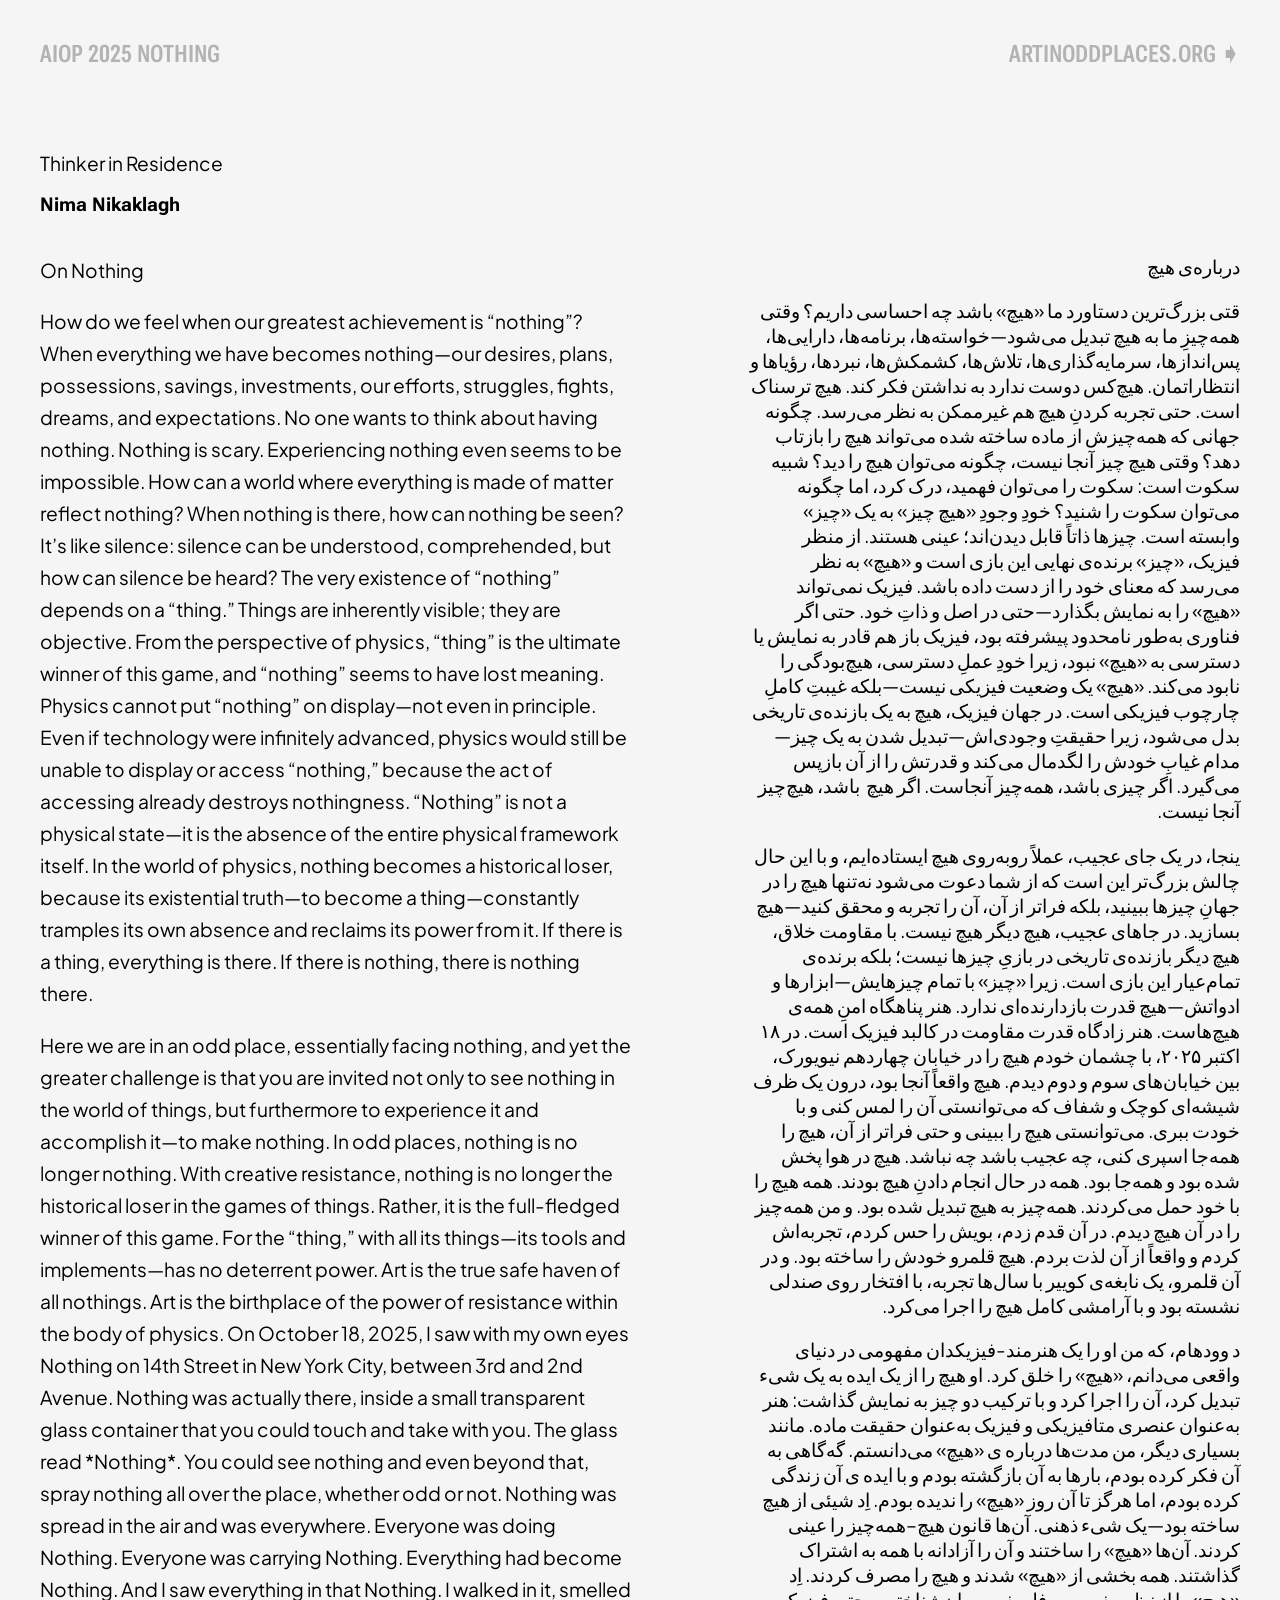
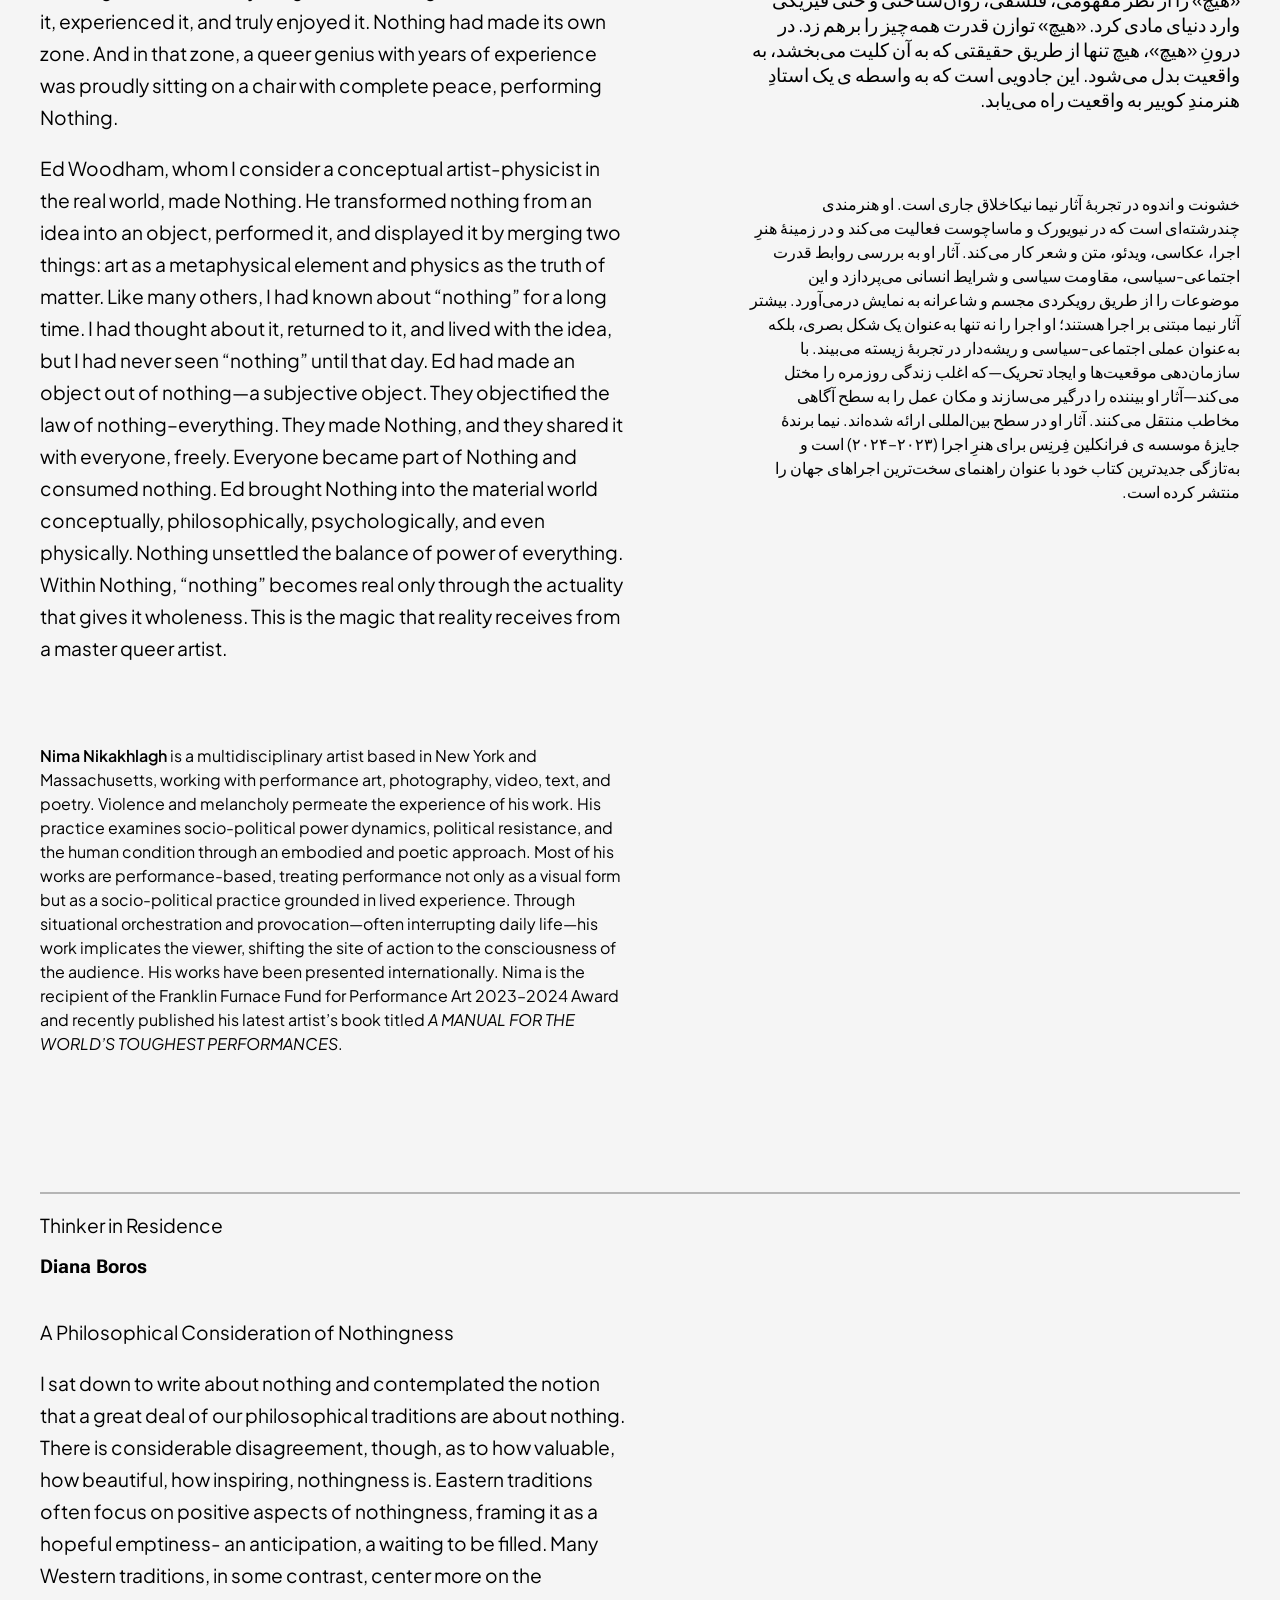
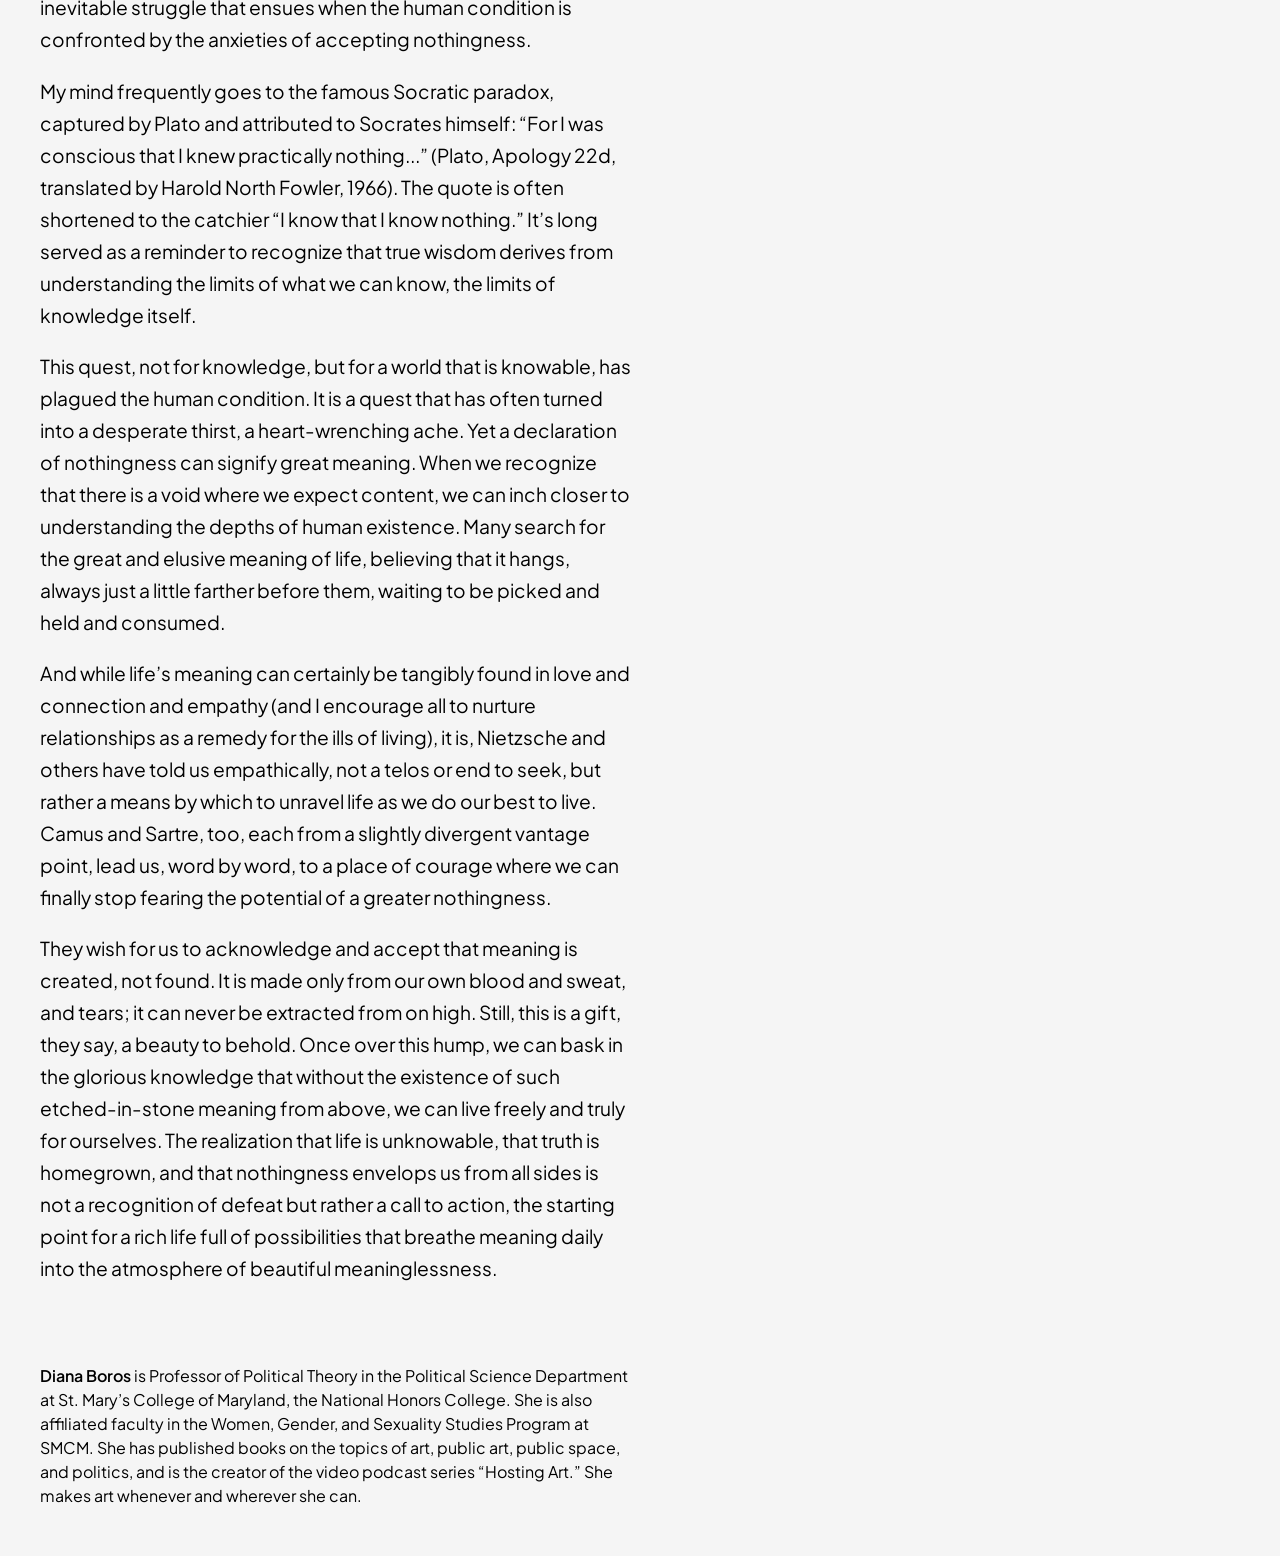
<file: essays.html>
<!doctype html>
<head>
  <meta charset="utf-8" />
  <meta name="viewport" content="initial-scale=1" />
  <meta http-equiv="X-UA-Compatible" content="IE=edge,chrome=1" />
  <title>NOTHING essays</title>
  <link rel="icon" type="image/x-icon" href="favicon.svg" />
  <script src="js/scripts.js" defer></script>
  <link rel="preconnect" href="https://fonts.googleapis.com" />
  <link rel="preconnect" href="https://fonts.gstatic.com" crossorigin />
  <link
    href="https://fonts.googleapis.com/css2?family=Plus+Jakarta+Sans:ital,wght@0,200..800;1,200..800&family=Roboto+Flex:opsz,wdth,wght,YOPQ@8..144,25..151,100..1000,80&display=swap"
    rel="stylesheet"
  />
  <link rel="stylesheet" href="css/style.css" />
</head>
<body>
  <div id="nav">
    <a href="index.html"><h1>AiOP 2025 NOTHING</h1></a>
    <a href="https://artinoddplaces.org/">artinoddplaces.org &#10151; </a>
  </div>
  <section id="main">
    <div class="grid-container-12">
      <div class="author">
        <p>Thinker in Residence</p>
        <h3>Nima Nikaklagh</h3>
      </div>
      <article class="english">
        <p>On Nothing</p>
        <p>
          How do we feel when our greatest achievement is “nothing”? When
          everything we have becomes nothing—our desires, plans, possessions,
          savings, investments, our efforts, struggles, fights, dreams, and
          expectations. No one wants to think about having nothing. Nothing is
          scary. Experiencing nothing even seems to be impossible. How can a
          world where everything is made of matter reflect nothing? When nothing
          is there, how can nothing be seen? It’s like silence: silence can be
          understood, comprehended, but how can silence be heard? The very
          existence of “nothing” depends on a “thing.” Things are inherently
          visible; they are objective. From the perspective of physics, “thing”
          is the ultimate winner of this game, and “nothing” seems to have lost
          meaning. Physics cannot put “nothing” on display—not even in
          principle. Even if technology were infinitely advanced, physics would
          still be unable to display or access “nothing,” because the act of
          accessing already destroys nothingness. “Nothing” is not a physical
          state—it is the absence of the entire physical framework itself. In
          the world of physics, nothing becomes a historical loser, because its
          existential truth—to become a thing—constantly tramples its own
          absence and reclaims its power from it. If there is a thing,
          everything is there. If there is nothing, there is nothing there.
        </p>

        <p>
          Here we are in an odd place, essentially facing nothing, and yet the
          greater challenge is that you are invited not only to see nothing in
          the world of things, but furthermore to experience it and accomplish
          it—to make nothing. In odd places, nothing is no longer nothing. With
          creative resistance, nothing is no longer the historical loser in the
          games of things. Rather, it is the full-fledged winner of this game.
          For the “thing,” with all its things—its tools and implements—has no
          deterrent power. Art is the true safe haven of all nothings. Art is
          the birthplace of the power of resistance within the body of physics.
          On October 18, 2025, I saw with my own eyes Nothing on 14th Street in
          New York City, between 3rd and 2nd Avenue. Nothing was actually there,
          inside a small transparent glass container that you could touch and
          take with you. The glass read *Nothing*. You could see nothing and
          even beyond that, spray nothing all over the place, whether odd or
          not. Nothing was spread in the air and was everywhere. Everyone was
          doing Nothing. Everyone was carrying Nothing. Everything had become
          Nothing. And I saw everything in that Nothing. I walked in it, smelled
          it, experienced it, and truly enjoyed it. Nothing had made its own
          zone. And in that zone, a queer genius with years of experience was
          proudly sitting on a chair with complete peace, performing Nothing.
        </p>
        <p>
          Ed Woodham, whom I consider a conceptual artist-physicist in the real
          world, made Nothing. He transformed nothing from an idea into an
          object, performed it, and displayed it by merging two things: art as a
          metaphysical element and physics as the truth of matter. Like many
          others, I had known about “nothing” for a long time. I had thought
          about it, returned to it, and lived with the idea, but I had never
          seen “nothing” until that day. Ed had made an object out of nothing—a
          subjective object. They objectified the law of nothing–everything.
          They made Nothing, and they shared it with everyone, freely. Everyone
          became part of Nothing and consumed nothing. Ed brought Nothing into
          the material world conceptually, philosophically, psychologically, and
          even physically. Nothing unsettled the balance of power of everything.
          Within Nothing, “nothing” becomes real only through the actuality that
          gives it wholeness. This is the magic that reality receives from a
          master queer artist.
        </p>
        <p class="bio">
          <span class="name">Nima Nikakhlagh</span> is a multidisciplinary
          artist based in New York and Massachusetts, working with performance
          art, photography, video, text, and poetry. Violence and melancholy
          permeate the experience of his work. His practice examines
          socio-political power dynamics, political resistance, and the human
          condition through an embodied and poetic approach. Most of his works
          are performance-based, treating performance not only as a visual form
          but as a socio-political practice grounded in lived experience.
          Through situational orchestration and provocation—often interrupting
          daily life—his work implicates the viewer, shifting the site of action
          to the consciousness of the audience. His works have been presented
          internationally. Nima is the recipient of the Franklin Furnace Fund
          for Performance Art 2023–2024 Award and recently published his latest
          artist’s book titled
          <i>A MANUAL FOR THE WORLD’S TOUGHEST PERFORMANCES</i>.
        </p>
      </article>
      <article class="arabic" dir="rtl" lang="ar">
        <p>درباره‌ی هیچ</p>
        <p>
          قتی بزرگ‌ترین دستاورد ما «هیچ» باشد چه احساسی داریم؟ وقتی همه‌چیزِ ما
          به هیچ تبدیل می‌شود—خواسته‌ها، برنامه‌ها، دارایی‌ها، پس‌اندازها،
          سرمایه‌گذاری‌ها، تلاش‌ها، کشمکش‌ها، نبردها، رؤیاها و انتظاراتمان.
          هیچ‌کس دوست ندارد به نداشتن فکر کند. هیچ ترسناک است. حتی تجربه‌ کردنِ
          هیچ هم غیرممکن به نظر می‌رسد. چگونه جهانی که همه‌چیزش از ماده ساخته
          شده می‌تواند هیچ را بازتاب دهد؟ وقتی هیچ چیز آنجا نیست، چگونه می‌توان
          هیچ را دید؟ شبیه سکوت است: سکوت را می‌توان فهمید، درک کرد، اما چگونه
          می‌توان سکوت را شنید؟ خودِ وجودِ «هیچ چیز» به یک «چیز» وابسته است.
          چیزها ذاتاً قابل دیدن‌اند؛ عینی هستند. از منظر فیزیک، «چیز» برنده‌ی
          نهایی این بازی است و «هیچ» به نظر می‌رسد که معنای خود را از دست داده
          باشد. فیزیک نمی‌تواند «هیچ» را به نمایش بگذارد—حتی در اصل و ذاتِ خود.
          حتی اگر فناوری به‌طور نامحدود پیشرفته بود، فیزیک باز هم قادر به نمایش
          یا دسترسی به «هیچ» نبود، زیرا خودِ عملِ دسترسی، هیچ‌بودگی را نابود
          می‌کند. «هیچ» یک وضعیت فیزیکی نیست—بلکه غیبتِ کاملِ چارچوب فیزیکی است.
          در جهان فیزیک، هیچ به یک بازنده‌ی تاریخی بدل می‌شود، زیرا حقیقتِ
          وجودی‌اش—تبدیل شدن به یک چیز—مدام غیابِ خودش را لگدمال می‌کند و قدرتش
          را از آن بازپس می‌گیرد. اگر چیزی باشد، همه‌چیز آنجاست. اگر هیچ  باشد،
          هیچ‌چیز آنجا نیست.
        </p>
        <p>
          ینجا، در یک جای عجیب، عملاً روبه‌روی هیچ ایستاده‌ایم، و با این حال
          چالش بزرگ‌تر این است که از شما دعوت می‌شود نه‌تنها هیچ را در جهانِ
          چیزها ببینید، بلکه فراتر از آن، آن را تجربه و محقق کنید—هیچ بسازید. در
          جاهای عجیب، هیچ دیگر هیچ نیست. با مقاومت خلاق، هیچ دیگر بازنده‌ی
          تاریخی در بازیِ چیزها نیست؛ بلکه برنده‌ی تمام‌عیار این بازی است. زیرا
          «چیز» با تمام چیزهایش—ابزارها و ادواتش—هیچ قدرت بازدارنده‌ای ندارد.
          هنر پناهگاه امنِ همه‌ی هیچ‌هاست. هنر زادگاه قدرت مقاومت در کالبد فیزیک
          است. در ۱۸ اکتبر ۲۰۲۵، با چشمان خودم هیچ را در خیابان چهاردهم نیویورک،
          بین خیابان‌های سوم و دوم دیدم. هیچ واقعاً آنجا بود، درون یک ظرف
          شیشه‌ای کوچک و شفاف که می‌توانستی آن را لمس کنی و با خودت ببری.
          می‌توانستی هیچ را ببینی و حتی فراتر از آن، هیچ را همه‌جا اسپری کنی، چه
          عجیب باشد چه نباشد. هیچ در هوا پخش شده بود و همه‌جا بود. همه در حال
          انجام دادنِ هیچ بودند. همه هیچ را با خود حمل می‌کردند. همه‌چیز به هیچ
          تبدیل شده بود. و من همه‌چیز را در آن هیچ دیدم. در آن قدم زدم، بویش را
          حس کردم، تجربه‌اش کردم و واقعاً از آن لذت بردم. هیچ قلمرو خودش را
          ساخته بود. و در آن قلمرو، یک نابغه‌ی کوییر با سال‌ها تجربه، با افتخار
          روی صندلی نشسته بود و با آرامشی کامل هیچ را اجرا می‌کرد.
        </p>
        <p>
          د وودهام، که من او را یک هنرمند-فیزیکدان مفهومی در دنیای واقعی
          می‌دانم، «هیچ» را خلق کرد. او هیچ‌ را از یک ایده به یک شیء تبدیل کرد،
          آن را اجرا کرد و با ترکیب دو چیز به نمایش گذاشت: هنر به‌عنوان عنصری
          متافیزیکی و فیزیک به‌عنوان حقیقت ماده. مانند بسیاری دیگر، من مدت‌ها
          درباره ی «هیچ» می‌دانستم. گه‌گاهی به آن فکر کرده بودم، بارها به آن
          بازگشته بودم و با ایده ی آن زندگی کرده بودم، اما هرگز تا آن روز «هیچ»
          را ندیده بودم. اِد شیئی از هیچ ساخته بود—یک شیء ذهنی. آن‌ها قانون
          هیچ–همه‌چیز را عینی کردند. آن‌ها «هیچ» را ساختند و آن را آزادانه با
          همه به اشتراک گذاشتند. همه بخشی از «هیچ» شدند و هیچ‌ را مصرف کردند.
          اِد «هیچ» را از نظر مفهومی، فلسفی، روان‌شناختی و حتی فیزیکی وارد دنیای
          مادی کرد. «هیچ» توازن قدرت همه‌چیز را برهم زد. در درونِ «هیچ»، هیچ‌
          تنها از طریق حقیقتی که به آن کلیت می‌بخشد، به واقعیت بدل می‌شود. این
          جادویی است که به واسطه ی یک استادِ هنرمندِ کوییر به واقعیت راه
          می‌یابد.
        </p>
        <p class="bio">
          خشونت و اندوه در تجربهٔ آثار نیما نیکاخلاق جاری است. او هنرمندی
          چندرشته‌ای است که در نیویورک و ماساچوست فعالیت می‌کند و در زمینهٔ هنرِ
          اجرا، عکاسی، ویدئو، متن و شعر کار می‌کند. آثار او به بررسی روابط قدرت
          اجتماعی-سیاسی، مقاومت سیاسی و شرایط انسانی می‌پردازد و این موضوعات را
          از طریق رویکردی مجسم و شاعرانه به نمایش درمی‌آورد. بیشتر آثار نیما
          مبتنی بر اجرا هستند؛ او اجرا را نه تنها به‌عنوان یک شکل بصری، بلکه
          به‌عنوان عملی اجتماعی-سیاسی و ریشه‌دار در تجربهٔ زیسته می‌بیند. با
          سازمان‌دهی موقعیت‌ها و ایجاد تحریک—که اغلب زندگی روزمره را مختل
          می‌کند—آثار او بیننده را درگیر می‌سازند و مکان عمل را به سطح آگاهی
          مخاطب منتقل می‌کنند. آثار او در سطح بین‌المللی ارائه شده‌اند. نیما
          برندهٔ جایزهٔ موسسه ی فرانکلین فِرنِس برای هنرِ اجرا (۲۰۲۳–۲۰۲۴) است و
          به‌تازگی جدیدترین کتاب خود با عنوان راهنمای سخت‌ترین اجراهای جهان را
          منتشر کرده است.
        </p>
      </article>
      <div class="author" id="boros">
        <p>Thinker in Residence</p>
        <h3>Diana Boros</h3>
      </div>
      <article class="english">
        <p>A Philosophical Consideration of Nothingness</p>
        <p>
          I sat down to write about nothing and contemplated the notion that a
          great deal of our philosophical traditions are about nothing. There is
          considerable disagreement, though, as to how valuable, how beautiful,
          how inspiring, nothingness is. Eastern traditions often focus on
          positive aspects of nothingness, framing it as a hopeful emptiness- an
          anticipation, a waiting to be filled. Many Western traditions, in some
          contrast, center more on the inevitable struggle that ensues when the
          human condition is confronted by the anxieties of accepting
          nothingness.
        </p>
        <p>
          My mind frequently goes to the famous Socratic paradox, captured by
          Plato and attributed to Socrates himself: “For I was conscious that I
          knew practically nothing...” (Plato, Apology 22d, translated by Harold
          North Fowler, 1966). The quote is often shortened to the catchier “I
          know that I know nothing.” It’s long served as a reminder to recognize
          that true wisdom derives from understanding the limits of what we can
          know, the limits of knowledge itself. 
        </p>
        <p>
          This quest, not for knowledge, but for a world that is knowable, has
          plagued the human condition. It is a quest that has often turned into
          a desperate thirst, a heart-wrenching ache. Yet a declaration of
          nothingness can signify great meaning. When we recognize that there is
          a void where we expect content, we can inch closer to understanding
          the depths of human existence. Many search for the great and elusive
          meaning of life, believing that it hangs, always just a little farther
          before them, waiting to be picked and held and consumed.
        </p>
        <p>
          And while life’s meaning can certainly be tangibly found in love and
          connection and empathy (and I encourage all to nurture relationships
          as a remedy for the ills of living), it is, Nietzsche and others have
          told us empathically, not a telos or end to seek, but rather a means
          by which to unravel life as we do our best to live. Camus and Sartre,
          too, each from a slightly divergent vantage point, lead us, word by
          word, to a place of courage where we can finally stop fearing the
          potential of a greater nothingness.
        </p>
        <p>
          They wish for us to acknowledge and accept that meaning is created,
          not found. It is made only from our own blood and sweat, and tears; it
          can never be extracted from on high. Still, this is a gift, they say,
          a beauty to behold. Once over this hump, we can bask in the glorious
          knowledge that without the existence of such etched-in-stone meaning
          from above, we can live freely and truly for ourselves. The
          realization that life is unknowable, that truth is homegrown, and that
          nothingness envelops us from all sides is not a recognition of defeat
          but rather a call to action, the starting point for a rich life full
          of possibilities that breathe meaning daily into the atmosphere of
          beautiful meaninglessness.
        </p>
        <p class="bio">
          <span class="name">Diana Boros</span> is Professor of Political Theory
          in the Political Science Department at St. Mary’s College of Maryland,
          the National Honors College. She is also affiliated faculty in the
          Women, Gender, and Sexuality Studies Program at SMCM. She has
          published books on the topics of art, public art, public space, and
          politics, and is the creator of the video podcast series “Hosting
          Art.” She makes art whenever and wherever she can.
        </p>
      </article>
    </div>
  </section>
</body>
</file>
<file: css/style.css>
html {
  height: 100%;
}

body {
  display: flex;
  flex-direction: column;
  background: #f5f5f5;
  font-family: "Roboto Flex", sans-serif;
  font-optical-sizing: auto;
  font-style: normal;
  height: calc(100% - 2rem);
}

p {
  font-family: "Plus Jakarta Sans", sans-serif;
  font-optical-sizing: auto;
  font-weight: 400;
  font-style: normal;
  font-size: 1.2rem;
}
p.p1 {
  font-size: 2rem;
  width: 30%;
  margin-top: 0;
}

.grid-container-12 {
  display: grid;
  grid-template-columns: repeat(12, 1fr);
  -moz-column-gap: 1rem;
  column-gap: 1rem;
  max-width: 100%;
}

svg#nothing {
  width: 100%;
  height: auto;
  filter: blur(0px);
  opacity: 1;
  animation-delay: 2000ms;
  font-weight: 540;
  line-height: 0.8em;
  margin: 0px;
  font-stretch: 25%;
  animation:
    3000ms ease-in forwards textBlur,
    3500ms ease-in-out 900ms forwards removal;
  will-change: filter; /* performance hint */
}

#main {
  padding: 2rem;
  display: flex;
  flex-direction: column;
  justify-content: space-between;
}

.content {
  padding: 2rem;
}

#nav {
  display: flex;
  flex-direction: row;
  justify-content: space-between;
  padding: 2rem;
  height: 10%;
}
#nav h1,
#nav a {
  font-size: 1.5rem;
  padding: 0;
  margin: 0;
  font-weight: 600;
  font-stretch: 25%;
}
#nav a {
  text-transform: uppercase;
  text-decoration: none;
  color: #b3b3b3;
}
#nav a:hover {
  color: black;
}

#text {
  flex-wrap: wrap;
  padding: 0;
  display: flex;
  flex-direction: row;
  justify-content: space-between;
}
#text div.location {
  display: flex;
  flex-direction: row;
  gap: 3rem;
}
#text div.location p {
  display: inline-block;
}

/*
* Carousel
*/

.carousel-container {
  position: relative;
  width: 100%;
  max-height: 95vh;
  background: #f5f5f5;
  border-radius: 12px;
  box-shadow: 0 4px 6px rgba(0, 0, 0, 0.1);
  overflow: hidden;
  margin-top: 125px;
}

.carousel-wrapper {
  position: relative;
  width: 100%;
  padding-bottom: 56.25%; /* 16:9 aspect ratio */
  overflow: hidden;
}

.carousel-track {
  position: absolute;
  top: 0;
  left: 0;
  width: 100%;
  height: 100%;
  display: flex;
  transition: transform 0.5s ease-in-out;
}

.carousel-slide {
  min-width: 100%;
  height: 100%;
  display: flex;
  align-items: center;
  justify-content: center;
  background: #dadada;
}

.carousel-slide img {
  width: 100%;
  height: 100%;
  -o-object-fit: contain;
  object-fit: contain;
}

.carousel-button {
  position: absolute;
  top: 50%;
  transform: translateY(-50%);
  background: rgba(255, 255, 255, 0.6);
  border: none;
  width: 40px;
  height: 40px;
  border-radius: 50%;
  cursor: pointer;
  display: flex;
  align-items: center;
  justify-content: center;
  transition: background 0.3s ease;
  z-index: 10;
}

.carousel-button:hover {
  background: rgb(255, 255, 255);
}

.carousel-button:active {
  transform: translateY(-50%) scale(0.95);
}

.carousel-button.prev {
  left: 15px;
}

.carousel-button.next {
  right: 15px;
}

.carousel-button svg {
  width: 20px;
  height: 20px;
  fill: #333;
}

.carousel-indicators {
  display: flex;
  justify-content: center;
  gap: 8px;
  padding: 15px;
  background: white;
}

.indicator {
  width: 10px;
  height: 10px;
  border-radius: 50%;
  background: #ddd;
  border: none;
  cursor: pointer;
  transition:
    background 0.3s ease,
    transform 0.3s ease;
}

.indicator:hover {
  background: #bbb;
  transform: scale(1.2);
}

.indicator.active {
  background: #333;
}

.autoplay-status {
  position: absolute;
  top: 15px;
  right: 15px;
  background: rgba(0, 0, 0, 0.3);
  color: white;
  padding: 5px 10px;
  border-radius: 20px;
  font-size: 12px;
  z-index: 10;
  display: flex;
  align-items: center;
  gap: 5px;
}

.autoplay-status.paused {
  background: rgba(255, 165, 0, 0.3);
}

#credit {
  margin: 0;
  padding: 0;
  margin-bottom: 2rem;
  text-align: right;
  font-size: 8px;
}

/*
* ESSAY LINKS
*/

.essays {
  margin-top: 5rem;
  display: flex;
  flex-flow: row nowrap;
  align-items: baseline;
  gap: 4rem;
}

.essay-links {
  display: flex;
  flex-flow: column nowrap;
  width: 100%;
}

.essay-container {
  flex: 0;
  display: flex;
  flex-flow: column nowrap;
  position: relative;
  border-top: 1px solid #b5b5b5;
  border-bottom: 1px solid #b5b5b5;
  background: rgba(217, 217, 217, 0);
  transition: background 500ms ease-in-out;
}
.essay-container:hover {
  background: #d9d9d9;
}
.essay-container a {
  position: absolute;
  top: 0;
  left: 0;
  width: 100%;
  height: 100%;
  z-index: 1; /* Places link above other content */
}
.essay-container p {
  margin: 0.25rem 0.5rem 0.75rem;
}
.essay-container h3 {
  margin: 0.75rem 0.5rem 0.25rem;
}

.author {
  grid-column: 1/13;
}

#boros {
  margin-top: 120px;
  border-top: 2px solid #b5b5b5;
}

article.english {
  grid-column: 1/7;
  line-height: 32px;
}

article.arabic {
  grid-column: 8/13;
}

.bio {
  margin-top: 80px;
  font-size: 16px;
  line-height: 24px;
}
.bio .name {
  font-weight: 600;
}

/*
* animations
*/

@keyframes textBlur {
  from {
    filter: blur(0px);
    opacity: 1;
  }
  to {
    filter: blur(100px);
    opacity: 0;
  }
}
@keyframes removal {
  from {
    max-height: 800px;
  }
  to {
    max-height: 0;
    display: none;
  }
}

/* 
* Respect users who prefer reduced motion
*/

@media (prefers-reduced-motion: reduce) {
  #nothing {
    animation: none;
  }
}

/* 
* Styles less than 1080 
*/

@media only screen and (max-width: 1080px) {
  p.p1 {
    width: 70%;
  }
  div.location {
    width: 100%;
    justify-content: space-between;
  }
  article.english {
    grid-column: 1/9;
  }
  article.arabic {
    grid-column: 1/9;
  }
}

/* 
* Mobile styles (less than 720px)
*/

@media only screen and (max-width: 700px) {
  #nav {
    height: auto;
    padding: 1rem;
  }
  #nav h1,
  #nav a {
    font-size: 0.9rem;
  }
  #main {
    padding: 1rem;
    height: 100%;
  }
  #text {
    flex-direction: column;
  }
  #text div.location {
    flex-direction: column;
    gap: 0.5rem;
  }
  #text div.location p {
    display: block;
    width: 100%;
    margin: 0;
  }
  p {
    font-size: 16px;
  }
  p.p1 {
    width: 70%;
    font-size: 1.5rem;
  }
  .bio {
    font-size: 14px;
  }
  article.english {
    grid-column: 1/13;
  }
  article.arabic {
    grid-column: 1/13;
  }
} /*# sourceMappingURL=style.css.map */
</file>
